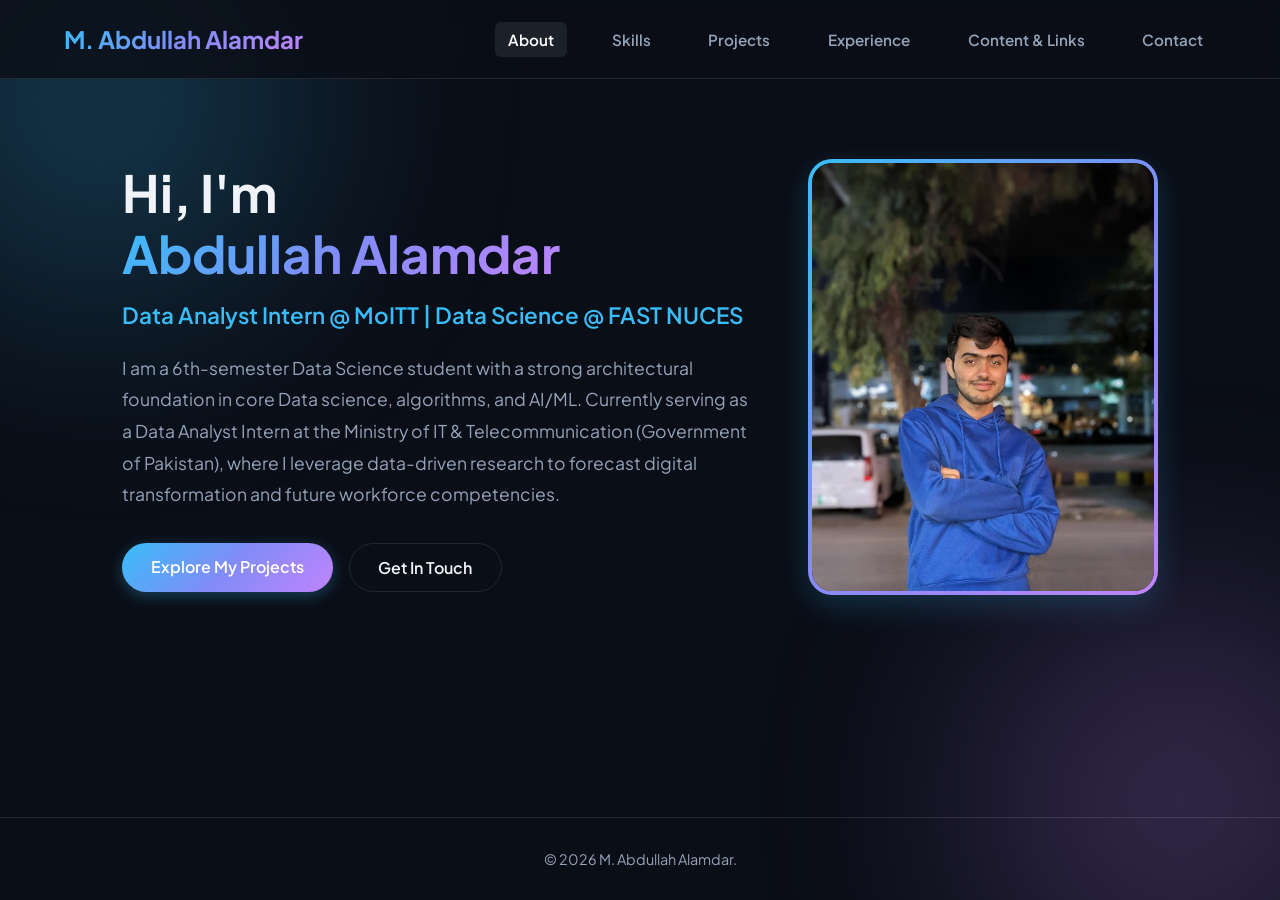
<file: index.html>
<!DOCTYPE html>
<html lang="en">
<head>
  <meta charset="UTF-8">
  <meta name="viewport" content="width=device-width, initial-scale=1.0">
  <title>M. Abdullah Alamdar |FAST NUCES Islamabad| Data Analyst & Scientist</title>
  <link rel="stylesheet" href="style.css">
  <style>
    .hero {
      display: grid;
      grid-template-columns: 1fr 350px;
      gap: 3rem;
      align-items: center;
      margin-top: 2rem;
    }
    .hero-content h1 { font-size: 3.2rem; line-height: 1.2; margin-bottom: 1rem; }
    .hero-content h2 { font-size: 1.4rem; color: var(--accent-cyan); font-weight: 600; margin-bottom: 1.5rem; }
    .hero-content p { color: var(--text-muted); font-size: 1.1rem; line-height: 1.8; margin-bottom: 2rem; }
    .btn-group { display: flex; gap: 1rem; flex-wrap: wrap; }
    
    /* --- UPDATED PROFILE IMAGE STYLING --- */
    .profile-img-container {
      position: relative;
      border-radius: 24px;
      padding: 4px;
      background: var(--gradient-primary);
      box-shadow: 0 10px 30px rgba(56, 189, 248, 0.2);
      display: flex;
      justify-content: center;
      align-items: center;
      overflow: hidden;
    }
    
    .profile-img {
      width: 100%;
      height: auto;
      max-height: 460px;
      aspect-ratio: 4 / 5;
      object-fit: cover;
      /* Anchors the focus near the top so your face/head is never cut off */
      object-position: center 0%; 
      border-radius: 20px;
      display: block;
      background: #111;
      transition: transform 0.4s ease;
    }

    .profile-img-container:hover .profile-img {
      transform: scale(1.02);
    }
    /* ------------------------------------- */

    @media (max-width: 850px) {
      .hero { grid-template-columns: 1fr; text-align: center; }
      .btn-group { justify-content: center; }
      .profile-img-container { max-width: 300px; margin: 0 auto; }
    }
  </style>
</head>
<body>

  <nav>
    <a href="index.html" class="logo">M. Abdullah Alamdar</a>
    <ul class="nav-links">
      <li><a href="index.html">About</a></li>
      <li><a href="skills.html">Skills</a></li>
      <li><a href="projects.html">Projects</a></li>
      <li><a href="experience.html">Experience</a></li>
      <li><a href="socials.html">Content & Links</a></li>
      <li><a href="contact.html">Contact</a></li>
    </ul>
  </nav>

  <main>
    <section class="hero">
      <div class="hero-content">
        <h1>Hi, I'm <br><span style="background: var(--gradient-primary); -webkit-background-clip: text; -webkit-text-fill-color: transparent;">Abdullah Alamdar</span></h1>
        <h2>Data Analyst Intern @ MoITT | Data Science @ FAST NUCES</h2>
        <p>
          I am a 6th-semester Data Science student with a strong architectural foundation in core Data science, algorithms, and AI/ML. Currently serving as a Data Analyst Intern at the Ministry of IT & Telecommunication (Government of Pakistan), where I leverage data-driven research to forecast digital transformation and future workforce competencies.
        </p>
        <div class="btn-group">
          <a href="projects.html" class="btn btn-primary">Explore My Projects</a>
          <a href="contact.html" class="btn btn-outline">Get In Touch</a>
        </div>
      </div>

      <div class="profile-img-container">
        <!-- REPLACE "profile.jpg" WITH YOUR ACTUAL IMAGE FILENAME -->
        <img src="profile.jpeg" alt="M. Abdullah Alamdar" class="profile-img" onerror="this.src='https://via.placeholder.com/350x420/1a2035/818cf8?text=Abdullah+Alamdar'">
      </div>
    </section>
  </main>

  <footer>
    <p>&copy; 2026 M. Abdullah Alamdar.</p>
  </footer>

  <script src="script.js"></script>
</body>
</html>
</file>
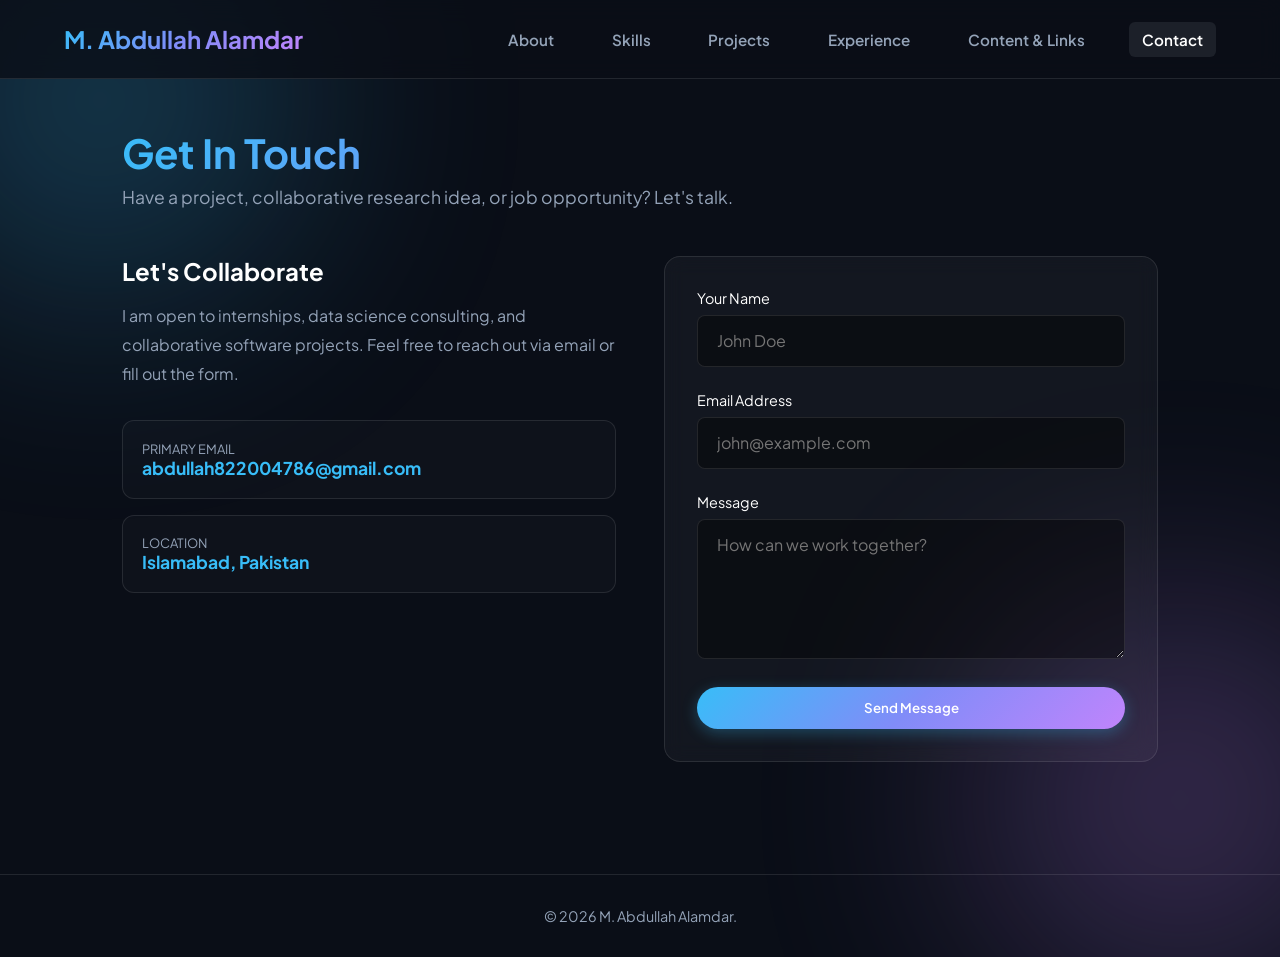
<file: contact.html>
<!DOCTYPE html>
<html lang="en">
<head>
  <meta charset="UTF-8">
  <meta name="viewport" content="width=device-width, initial-scale=1.0">
  <title>Contact | M. Abdullah Alamdar</title>
  <link rel="stylesheet" href="style.css">
  <style>
    .contact-container {
      display: grid;
      grid-template-columns: 1fr 1fr;
      gap: 3rem;
      align-items: start;
    }
    .contact-info h3 { font-size: 1.5rem; margin-bottom: 1rem; color: #fff; }
    .contact-info p { color: var(--text-muted); line-height: 1.8; margin-bottom: 2rem; }
    .info-box { background: rgba(255,255,255,0.02); padding: 1.2rem; border-radius: 12px; border: 1px solid var(--border-color); margin-bottom: 1rem; }
    .info-box span { display: block; font-size: 0.8rem; color: var(--text-muted); text-transform: uppercase; }
    .info-box strong { color: var(--accent-cyan); font-size: 1.1rem; }
    .form-group { margin-bottom: 1.5rem; }
    .form-group label { display: block; margin-bottom: 0.5rem; font-size: 0.9rem; color: #fff; }
    .form-control {
      width: 100%;
      padding: 0.9rem 1.2rem;
      background: rgba(0, 0, 0, 0.4);
      border: 1px solid var(--border-color);
      border-radius: 8px;
      color: #fff;
      font-size: 1rem;
      transition: border-color 0.3s ease;
    }
    .form-control:focus { outline: none; border-color: var(--accent-cyan); }
    textarea.form-control { resize: vertical; min-height: 140px; }
    
    /* Hide the spam-protection honeypot input */
    .hidden-honeypot { display: none !important; }
    
    @media (max-width: 768px) { .contact-container { grid-template-columns: 1fr; } }
  </style>
</head>
<body>

  <nav>
    <a href="index.html" class="logo">M. Abdullah Alamdar</a>
    <ul class="nav-links">
      <li><a href="index.html">About</a></li>
      <li><a href="skills.html">Skills</a></li>
      <li><a href="projects.html">Projects</a></li>
      <li><a href="experience.html">Experience</a></li>
      <li><a href="socials.html">Content & Links</a></li>
      <li><a href="contact.html">Contact</a></li>
    </ul>
  </nav>

  <main>
    <h1 class="page-title">Get In Touch</h1>
    <p class="page-subtitle">Have a project, collaborative research idea, or job opportunity? Let's talk.</p>

    <div class="contact-container">
      <div class="contact-info">
        <h3>Let's Collaborate</h3>
        <p>I am open to internships, data science consulting, and collaborative software projects. Feel free to reach out via email or fill out the form.</p>
        
        <div class="info-box">
          <span>Primary Email</span>
          <strong>abdullah822004786@gmail.com</strong>
        </div>
        <div class="info-box">
          <span>Location</span>
          <strong>Islamabad, Pakistan</strong>
        </div>
      </div>

      <form class="card" action="https://api.web3forms.com/submit" method="POST">
        
        <input type="hidden" name="access_key" value="f8bf6f0f-5336-427d-af13-7074c29f9f49">
        
        <input type="hidden" name="subject" value="New Portfolio Inquiry from Website!">
        
        <input type="hidden" name="from_name" value="Abdullah Portfolio Website">
        
        <input type="checkbox" name="botcheck" class="hidden-honeypot" style="display: none;">

        <div class="form-group">
          <label for="name">Your Name</label>
          <input type="text" id="name" name="name" class="form-control" placeholder="John Doe" required>
        </div>
        
        <div class="form-group">
          <label for="email">Email Address</label>
          <input type="email" id="email" name="email" class="form-control" placeholder="john@example.com" required>
        </div>
        
        <div class="form-group">
          <label for="message">Message</label>
          <textarea id="message" name="message" class="form-control" placeholder="How can we work together?" required></textarea>
        </div>
        
        <button type="submit" class="btn btn-primary" style="width: 100%;">Send Message</button>
      </form>
    </div>
  </main>

  <footer>
    <p>&copy; 2026 M. Abdullah Alamdar.</p>
  </footer>

  <script src="script.js"></script>
</body>
</html>
</file>
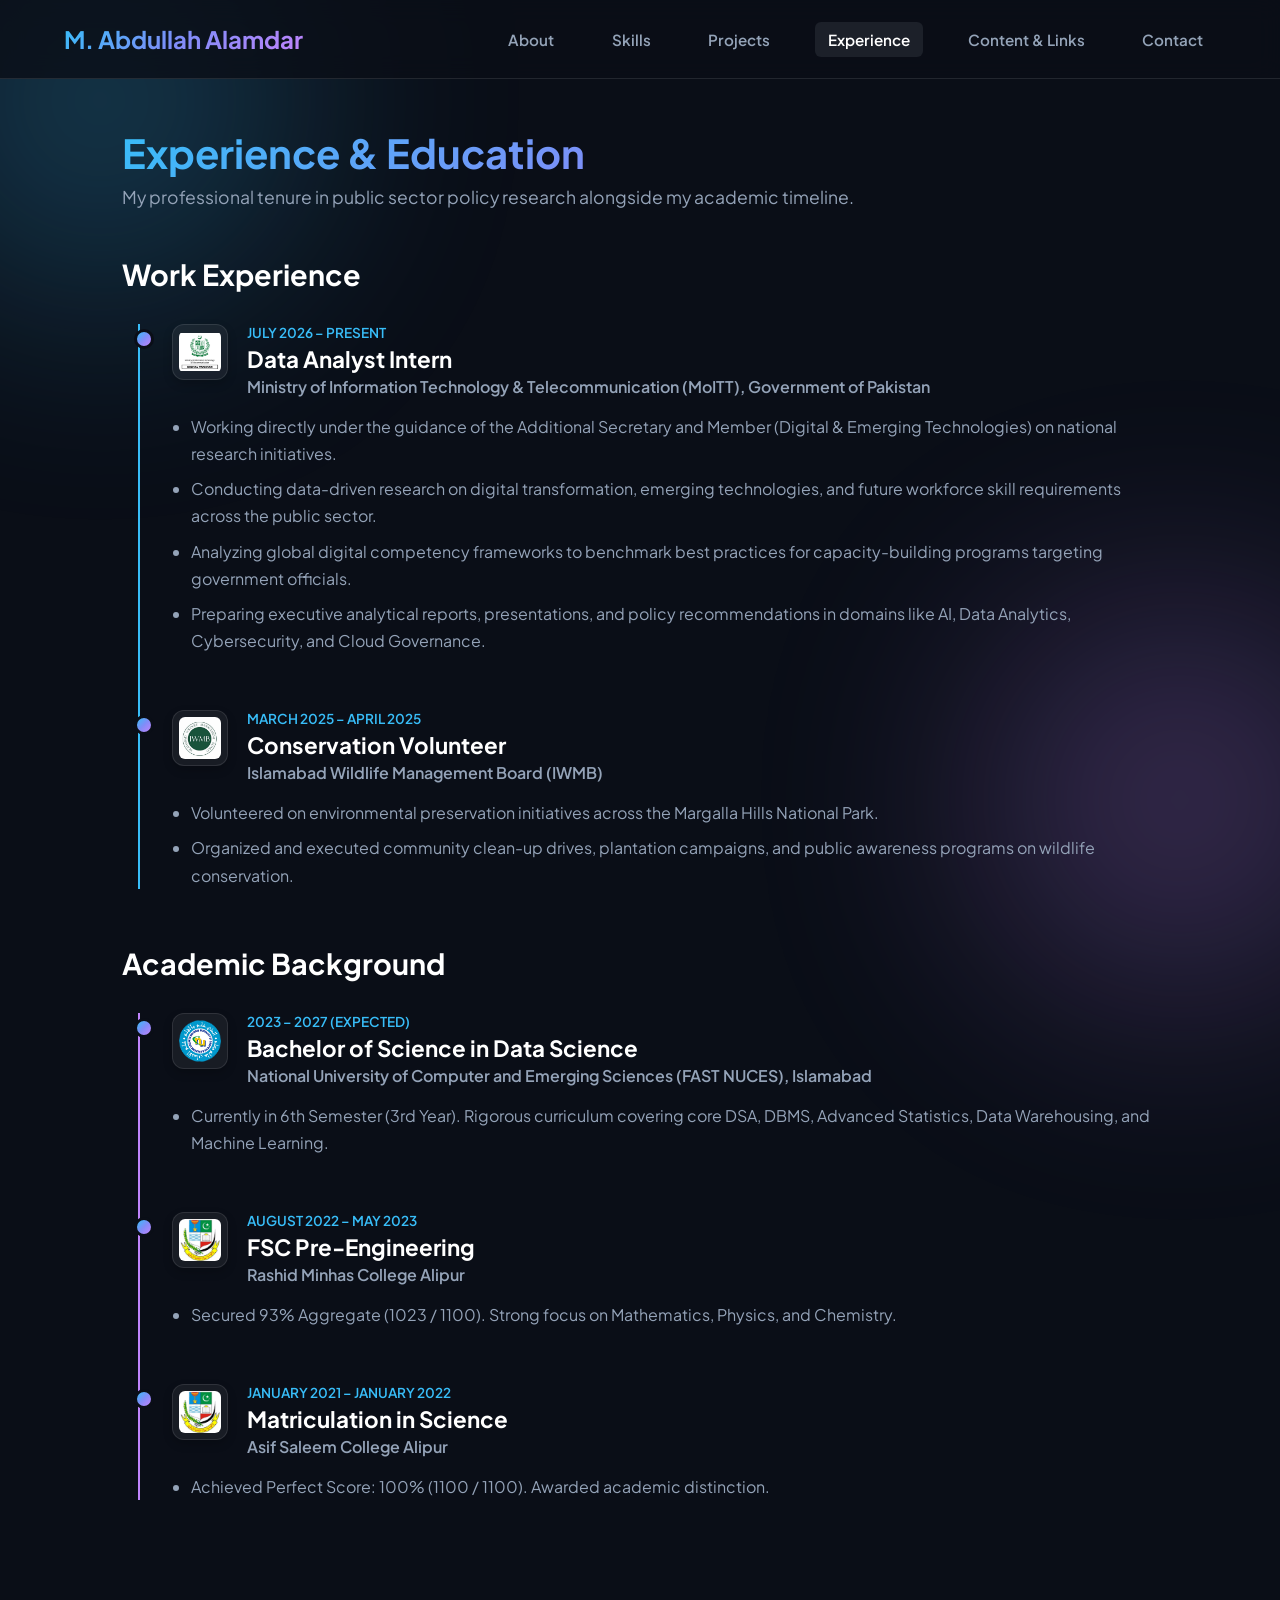
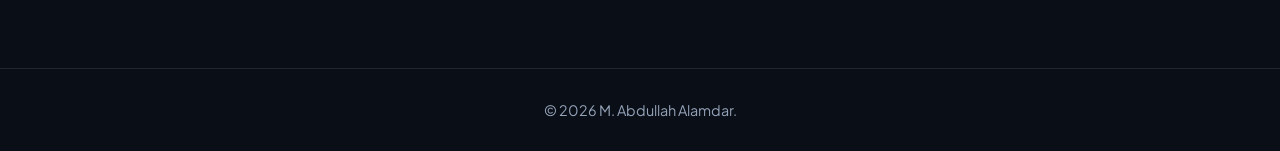
<file: experience.html>
<!DOCTYPE html>
<html lang="en">
<head>
  <meta charset="UTF-8">
  <meta name="viewport" content="width=device-width, initial-scale=1.0">
  <title>Experience & Education | M. Abdullah Alamdar</title>
  <link rel="stylesheet" href="style.css">
  <style>
    .timeline { position: relative; border-left: 2px solid var(--accent-cyan); margin-left: 1rem; padding-left: 2rem; }
    .timeline-item { position: relative; margin-bottom: 3.5rem; }
    .timeline-item::before {
      content: '';
      position: absolute;
      left: -2.35rem;
      top: 0.3rem;
      width: 14px;
      height: 14px;
      border-radius: 50%;
      background: var(--gradient-primary);
      border: 3px solid var(--bg-main);
    }
    
    /* --- NEW LOGO & HEADER STYLING --- */
    .timeline-header {
      display: flex;
      align-items: flex-start;
      gap: 1.2rem;
      margin-bottom: 1rem;
    }
    
    .org-logo-container {
      width: 56px;
      height: 56px;
      min-width: 56px;
      background: rgba(255, 255, 255, 0.06);
      border: 1px solid var(--border-color);
      border-radius: 12px;
      padding: 6px;
      display: flex;
      align-items: center;
      justify-content: center;
      overflow: hidden;
      box-shadow: 0 4px 10px rgba(0, 0, 0, 0.2);
    }
    
    .org-logo {
      width: 100%;
      height: 100%;
      object-fit: contain;
      border-radius: 6px;
    }
    /* --------------------------------- */

    .timeline-date { font-size: 0.85rem; color: var(--accent-cyan); font-weight: 600; text-transform: uppercase; margin-bottom: 0.3rem; }
    .timeline-title { font-size: 1.4rem; color: #fff; margin-bottom: 0.2rem; line-height: 1.2; }
    .timeline-org { font-size: 1rem; color: var(--text-muted); font-weight: 600; }
    .timeline-list { list-style: disc; padding-left: 1.2rem; color: var(--text-muted); line-height: 1.7; }
    .timeline-list li { margin-bottom: 0.5rem; }

    @media (max-width: 600px) {
      .timeline-header { gap: 0.8rem; }
      .org-logo-container { width: 46px; height: 46px; min-width: 46px; }
      .timeline-title { font-size: 1.2rem; }
    }
  </style>
</head>
<body>

  <nav>
    <a href="index.html" class="logo">M. Abdullah Alamdar</a>
    <ul class="nav-links">
      <li><a href="index.html">About</a></li>
      <li><a href="skills.html">Skills</a></li>
      <li><a href="projects.html">Projects</a></li>
      <li><a href="experience.html">Experience</a></li>
      <li><a href="socials.html">Content & Links</a></li>
      <li><a href="contact.html">Contact</a></li>
    </ul>
  </nav>

  <main>
    <h1 class="page-title">Experience & Education</h1>
    <p class="page-subtitle">My professional tenure in public sector policy research alongside my academic timeline.</p>

    <h2 style="color:#fff; margin-bottom: 2rem; font-size: 1.8rem;">Work Experience</h2>
    <div class="timeline">
      <!-- Item 1: MoITT -->
      <div class="timeline-item">
        <div class="timeline-header">
          <div class="org-logo-container">
            <!-- ADD YOUR MoITT LOGO PICTURE FILENAME HERE (e.g., moitt.png) -->
            <img src="moitt.png" alt="MoITT Logo" class="org-logo" onerror="this.src='https://via.placeholder.com/60/1e293b/38bdf8?text=MoITT'">
          </div>
          <div class="timeline-title-group">
            <div class="timeline-date">July 2026 – Present</div>
            <h3 class="timeline-title">Data Analyst Intern</h3>
            <div class="timeline-org">Ministry of Information Technology & Telecommunication (MoITT), Government of Pakistan</div>
          </div>
        </div>
        <ul class="timeline-list">
          <li>Working directly under the guidance of the Additional Secretary and Member (Digital & Emerging Technologies) on national research initiatives.</li>
          <li>Conducting data-driven research on digital transformation, emerging technologies, and future workforce skill requirements across the public sector.</li>
          <li>Analyzing global digital competency frameworks to benchmark best practices for capacity-building programs targeting government officials.</li>
          <li>Preparing executive analytical reports, presentations, and policy recommendations in domains like AI, Data Analytics, Cybersecurity, and Cloud Governance.</li>
        </ul>
      </div>

      <!-- Item 2: IWMB -->
      <div class="timeline-item">
        <div class="timeline-header">
          <div class="org-logo-container">
            <!-- ADD YOUR IWMB LOGO PICTURE FILENAME HERE (e.g., iwmb.png) -->
            <img src="iwmb.png" alt="IWMB Logo" class="org-logo" onerror="this.src='https://via.placeholder.com/60/1e293b/38bdf8?text=IWMB'">
          </div>
          <div class="timeline-title-group">
            <div class="timeline-date">March 2025 – April 2025</div>
            <h3 class="timeline-title">Conservation Volunteer</h3>
            <div class="timeline-org">Islamabad Wildlife Management Board (IWMB)</div>
          </div>
        </div>
        <ul class="timeline-list">
          <li>Volunteered on environmental preservation initiatives across the Margalla Hills National Park.</li>
          <li>Organized and executed community clean-up drives, plantation campaigns, and public awareness programs on wildlife conservation.</li>
        </ul>
      </div>
    </div>

    <h2 style="color:#fff; margin: 3rem 0 2rem; font-size: 1.8rem;">Academic Background</h2>
    <div class="timeline" style="border-color: var(--accent-purple);">
      <!-- Item 3: FAST NUCES -->
      <div class="timeline-item">
        <div class="timeline-header">
          <div class="org-logo-container">
            <!-- ADD YOUR FAST NUCES LOGO PICTURE FILENAME HERE (e.g., fast-nuces.png) -->
            <img src="fast.png" alt="FAST NUCES Logo" class="org-logo" onerror="this.src='https://via.placeholder.com/60/1e293b/c084fc?text=FAST'">
          </div>
          <div class="timeline-title-group">
            <div class="timeline-date">2023 – 2027 (Expected)</div>
            <h3 class="timeline-title">Bachelor of Science in Data Science</h3>
            <div class="timeline-org">National University of Computer and Emerging Sciences (FAST NUCES), Islamabad</div>
          </div>
        </div>
        <ul class="timeline-list">
          <li>Currently in 6th Semester (3rd Year). Rigorous curriculum covering core DSA, DBMS, Advanced Statistics, Data Warehousing, and Machine Learning.</li>
        </ul>
      </div>

      <!-- Item 4: Rashid Minhas College -->
      <div class="timeline-item">
        <div class="timeline-header">
          <div class="org-logo-container">
            <!-- ADD YOUR RASHID MINHAS COLLEGE LOGO PICTURE FILENAME HERE (e.g., rmc.png) -->
            <img src="rmc.png" alt="Rashid Minhas College Logo" class="org-logo" onerror="this.src='https://via.placeholder.com/60/1e293b/c084fc?text=RMC'">
          </div>
          <div class="timeline-title-group">
            <div class="timeline-date">August 2022 – May 2023</div>
            <h3 class="timeline-title">FSC Pre-Engineering</h3>
            <div class="timeline-org">Rashid Minhas College Alipur</div>
          </div>
        </div>
        <ul class="timeline-list">
          <li>Secured 93% Aggregate (1023 / 1100). Strong focus on Mathematics, Physics, and Chemistry.</li>
        </ul>
      </div>

      <!-- Item 5: Asif Saleem College -->
      <div class="timeline-item">
        <div class="timeline-header">
          <div class="org-logo-container">
            <!-- ADD YOUR ASIF SALEEM COLLEGE LOGO PICTURE FILENAME HERE (e.g., asc.png) -->
            <img src="rmc.png" alt="Asif Saleem College Logo" class="org-logo" onerror="this.src='https://via.placeholder.com/60/1e293b/c084fc?text=ASC'">
          </div>
          <div class="timeline-title-group">
            <div class="timeline-date">January 2021 – January 2022</div>
            <h3 class="timeline-title">Matriculation in Science</h3>
            <div class="timeline-org">Asif Saleem College Alipur</div>
          </div>
        </div>
        <ul class="timeline-list">
          <li>Achieved Perfect Score: 100% (1100 / 1100). Awarded academic distinction.</li>
        </ul>
      </div>
    </div>
  </main>

  <footer>
    <p>&copy; 2026 M. Abdullah Alamdar.</p>
  </footer>

  <script src="script.js"></script>
</body>
</html>
</file>
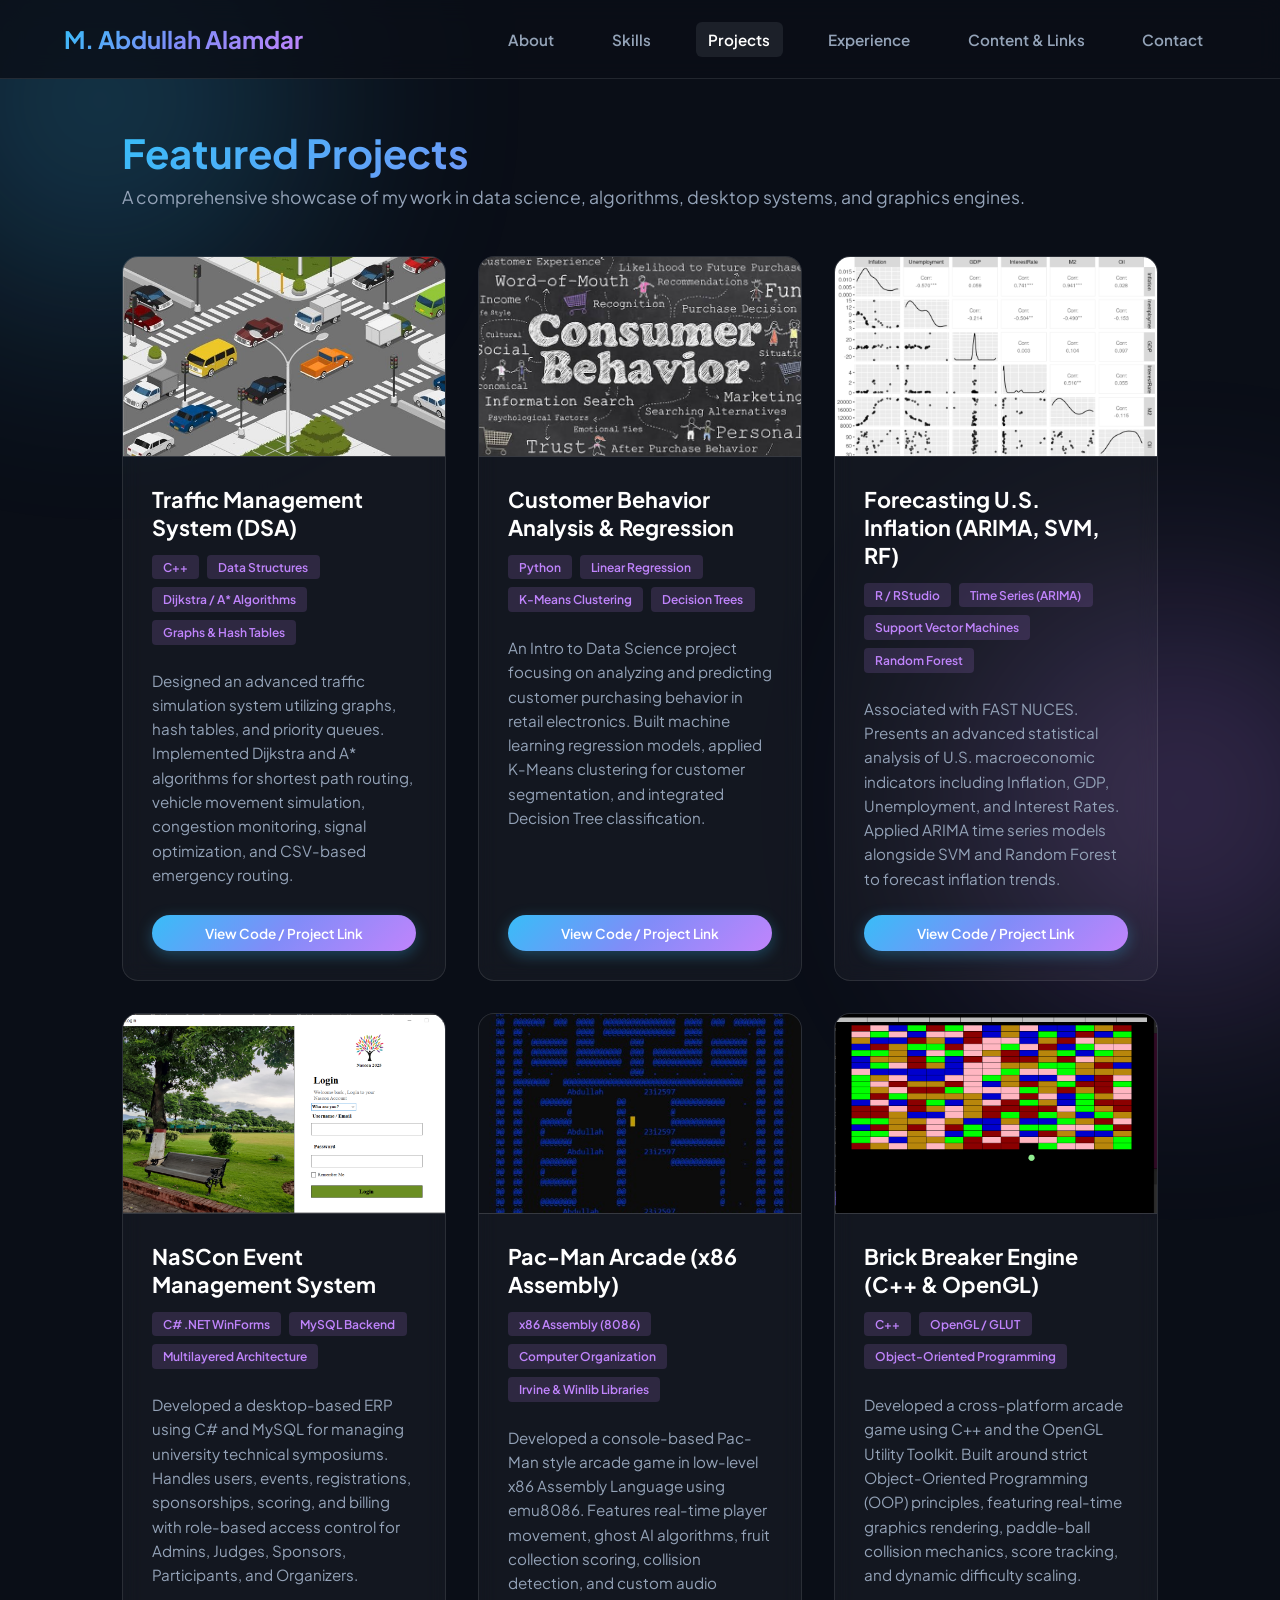
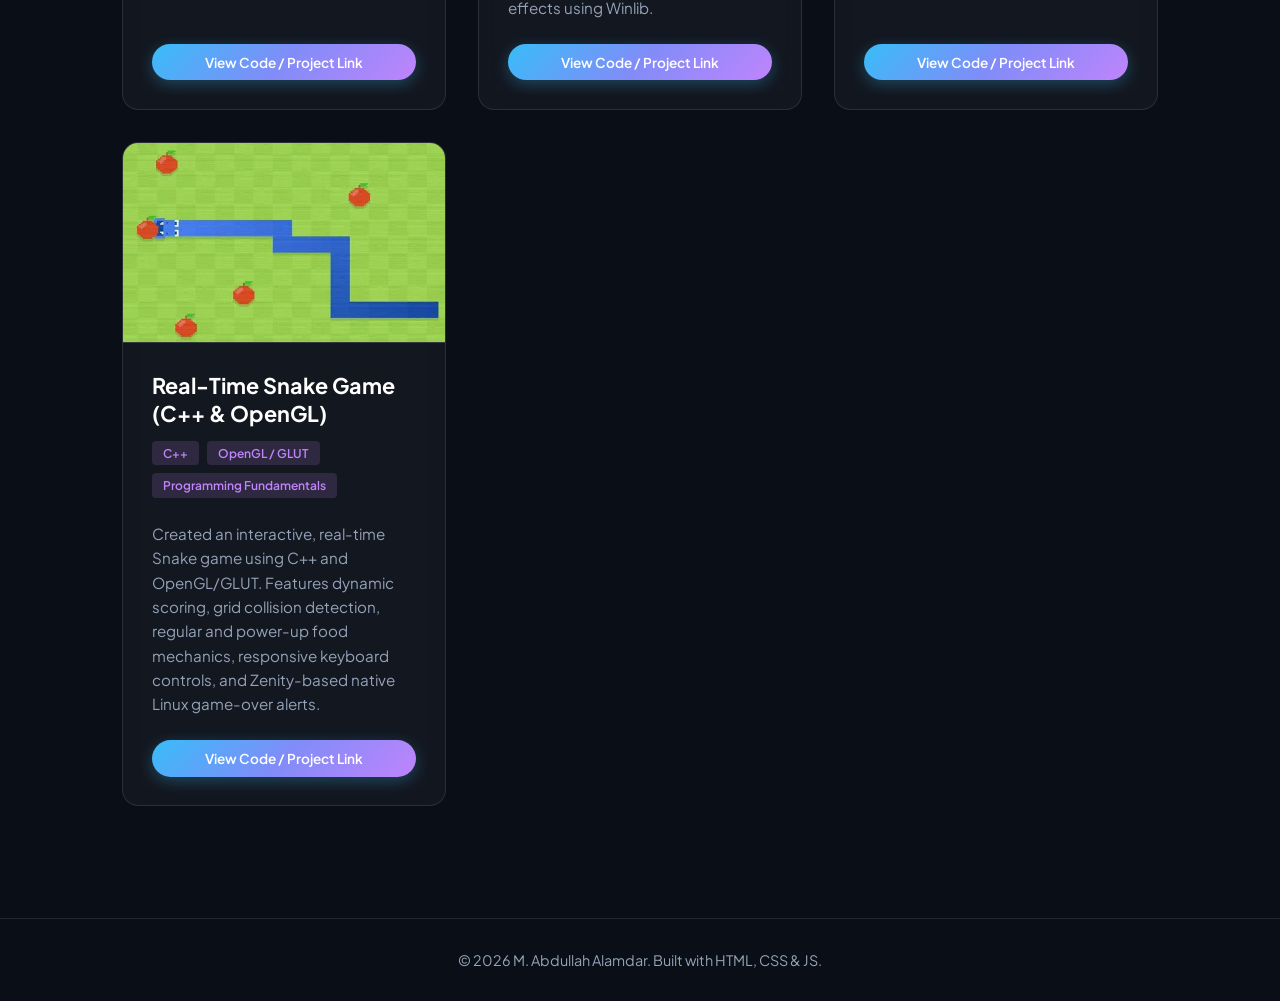
<file: projects.html>
<!DOCTYPE html>
<html lang="en">
<head>
  <meta charset="UTF-8">
  <meta name="viewport" content="width=device-width, initial-scale=1.0">
  <title>Projects | M. Abdullah Alamdar</title>
  <link rel="stylesheet" href="style.css">
  <style>
    .projects-grid {
      display: grid;
      grid-template-columns: repeat(auto-fit, minmax(320px, 1fr));
      gap: 2rem;
    }
    .project-card {
      display: flex;
      flex-direction: column;
      height: 100%;
      padding: 0;
      overflow: hidden;
    }
    .project-img-container {
      width: 100%;
      height: 200px;
      background: rgba(255, 255, 255, 0.05);
      overflow: hidden;
      border-bottom: 1px solid var(--border-color);
      position: relative;
    }
    .project-img {
      width: 100%;
      height: 100%;
      object-fit: cover;
      transition: transform 0.5s ease;
    }
    .project-card:hover .project-img { transform: scale(1.05); }
    .project-content { padding: 1.8rem; display: flex; flex-direction: column; flex: 1; }
    .project-content h3 { font-size: 1.35rem; margin-bottom: 0.8rem; color: #fff; line-height: 1.3; }
    .project-content p { color: var(--text-muted); font-size: 0.95rem; line-height: 1.6; margin-bottom: 1.5rem; flex: 1; }
    .project-tags { display: flex; flex-wrap: wrap; gap: 0.5rem; margin-bottom: 1.5rem; }
    .project-tag { font-size: 0.75rem; background: rgba(192, 132, 252, 0.15); color: var(--accent-purple); padding: 0.3rem 0.7rem; border-radius: 4px; font-weight: 600; }
    .project-links { display: flex; gap: 1rem; margin-top: auto; }
    .btn-small { padding: 0.6rem 1.2rem; font-size: 0.85rem; width: 100%; text-align: center; }
  </style>
</head>
<body>

  <nav>
    <a href="index.html" class="logo">M. Abdullah Alamdar</a>
    <ul class="nav-links">
      <li><a href="index.html">About</a></li>
      <li><a href="skills.html">Skills</a></li>
      <li><a href="projects.html">Projects</a></li>
      <li><a href="experience.html">Experience</a></li>
      <li><a href="socials.html">Content & Links</a></li>
      <li><a href="contact.html">Contact</a></li>
    </ul>
  </nav>

  <main>
    <h1 class="page-title">Featured Projects</h1>
    <p class="page-subtitle">A comprehensive showcase of my work in data science, algorithms, desktop systems, and graphics engines.</p>

    <div class="projects-grid">
      
      <div class="card project-card">
        <div class="project-img-container">
          <img src="traffic-image.jfif" alt="Traffic Management System" class="project-img" onerror="this.src='https://via.placeholder.com/600x400/1e293b/38bdf8?text=Traffic+Simulation+System'">
        </div>
        <div class="project-content">
          <h3>Traffic Management System (DSA)</h3>
          <div class="project-tags">
            <span class="project-tag">C++</span>
            <span class="project-tag">Data Structures</span>
            <span class="project-tag">Dijkstra / A* Algorithms</span>
            <span class="project-tag">Graphs & Hash Tables</span>
          </div>
          <p>Designed an advanced traffic simulation system utilizing graphs, hash tables, and priority queues. Implemented Dijkstra and A* algorithms for shortest path routing, vehicle movement simulation, congestion monitoring, signal optimization, and CSV-based emergency routing.</p>
          <div class="project-links">
            <a href="https://github.com/AbdullahAlamdar/Traffic-management-System" target="_blank" class="btn btn-primary btn-small">View Code / Project Link</a>
          </div>
        </div>
      </div>

      <div class="card project-card">
        <div class="project-img-container">
          <img src="customer.jfif" alt="Customer Behavior Analysis" class="project-img" onerror="this.src='https://via.placeholder.com/600x400/1e293b/c084fc?text=Customer+Behavior+ML'">
        </div>
        <div class="project-content">
          <h3>Customer Behavior Analysis & Regression</h3>
          <div class="project-tags">
            <span class="project-tag">Python</span>
            <span class="project-tag">Linear Regression</span>
            <span class="project-tag">K-Means Clustering</span>
            <span class="project-tag">Decision Trees</span>
          </div>
          <p>An Intro to Data Science project focusing on analyzing and predicting customer purchasing behavior in retail electronics. Built machine learning regression models, applied K-Means clustering for customer segmentation, and integrated Decision Tree classification.</p>
          <div class="project-links">
            <a href="https://github.com/AbdullahAlamdar/Customer-Behavior-Analysis-Regression-Model" target="_blank" class="btn btn-primary btn-small">View Code / Project Link</a>
          </div>
        </div>
      </div>

      <div class="card project-card">
        <div class="project-img-container">
          <img src="inflation.png" alt="USA Inflation Forecasting" class="project-img" onerror="this.src='https://via.placeholder.com/600x400/1e293b/38bdf8?text=USA+Inflation+ARIMA+Model'">
        </div>
        <div class="project-content">
          <h3>Forecasting U.S. Inflation (ARIMA, SVM, RF)</h3>
          <div class="project-tags">
            <span class="project-tag">R / RStudio</span>
            <span class="project-tag">Time Series (ARIMA)</span>
            <span class="project-tag">Support Vector Machines</span>
            <span class="project-tag">Random Forest</span>
          </div>
          <p>Associated with FAST NUCES. Presents an advanced statistical analysis of U.S. macroeconomic indicators including Inflation, GDP, Unemployment, and Interest Rates. Applied ARIMA time series models alongside SVM and Random Forest to forecast inflation trends.</p>
          <div class="project-links">
            <a href="https://github.com/AbdullahAlamdar/Forecasting-USA-Inflation-ARIMA-SVM-RF" target="_blank" class="btn btn-primary btn-small">View Code / Project Link</a>
          </div>
        </div>
      </div>

      <div class="card project-card">
        <div class="project-img-container">
          <img src="nascon.png" alt="NaSCon Event Management App" class="project-img" onerror="this.src='https://via.placeholder.com/600x400/1e293b/c084fc?text=NaSCon+Event+ERP'">
        </div>
        <div class="project-content">
          <h3>NaSCon Event Management System</h3>
          <div class="project-tags">
            <span class="project-tag">C# .NET WinForms</span>
            <span class="project-tag">MySQL Backend</span>
            <span class="project-tag">Multilayered Architecture</span>
          </div>
          <p>Developed a desktop-based ERP using C# and MySQL for managing university technical symposiums. Handles users, events, registrations, sponsorships, scoring, and billing with role-based access control for Admins, Judges, Sponsors, Participants, and Organizers.</p>
          <div class="project-links">
            <a href="https://github.com/AbdullahAlamdar/Nascon-Event-Management-App" target="_blank" class="btn btn-primary btn-small">View Code / Project Link</a>
          </div>
        </div>
      </div>

      <div class="card project-card">
        <div class="project-img-container">
          <img src="pacman.jpg" alt="Pac-Man in Assembly" class="project-img" onerror="this.src='https://via.placeholder.com/600x400/1e293b/38bdf8?text=PacMan+x86+Assembly'">
        </div>
        <div class="project-content">
          <h3>Pac-Man Arcade (x86 Assembly)</h3>
          <div class="project-tags">
            <span class="project-tag">x86 Assembly (8086)</span>
            <span class="project-tag">Computer Organization</span>
            <span class="project-tag">Irvine & Winlib Libraries</span>
          </div>
          <p>Developed a console-based Pac-Man style arcade game in low-level x86 Assembly Language using emu8086. Features real-time player movement, ghost AI algorithms, fruit collection scoring, collision detection, and custom audio effects using Winlib.</p>
          <div class="project-links">
            <a href="https://github.com/AbdullahAlamdar/PacMan-In-Assembly" target="_blank" class="btn btn-primary btn-small">View Code / Project Link</a>
          </div>
        </div>
      </div>

      <div class="card project-card">
        <div class="project-img-container">
          <img src="brick.png" alt="Brick Breaker Game" class="project-img" onerror="this.src='https://via.placeholder.com/600x400/1e293b/c084fc?text=OpenGL+Brick+Breaker'">
        </div>
        <div class="project-content">
          <h3>Brick Breaker Engine (C++ & OpenGL)</h3>
          <div class="project-tags">
            <span class="project-tag">C++</span>
            <span class="project-tag">OpenGL / GLUT</span>
            <span class="project-tag">Object-Oriented Programming</span>
          </div>
          <p>Developed a cross-platform arcade game using C++ and the OpenGL Utility Toolkit. Built around strict Object-Oriented Programming (OOP) principles, featuring real-time graphics rendering, paddle-ball collision mechanics, score tracking, and dynamic difficulty scaling.</p>
          <div class="project-links">
            <a href="https://github.com/AbdullahAlamdar/Brick-Breaker-Game-OOP-Project-" target="_blank" class="btn btn-primary btn-small">View Code / Project Link</a>
          </div>
        </div>
      </div>

      <div class="card project-card">
        <div class="project-img-container">
          <img src="snake1.jfif" alt="Snake Game" class="project-img" onerror="this.src='https://via.placeholder.com/600x400/1e293b/38bdf8?text=OpenGL+Snake+Game'">
        </div>
        <div class="project-content">
          <h3>Real-Time Snake Game (C++ & OpenGL)</h3>
          <div class="project-tags">
            <span class="project-tag">C++</span>
            <span class="project-tag">OpenGL / GLUT</span>
            <span class="project-tag">Programming Fundamentals</span>
          </div>
          <p>Created an interactive, real-time Snake game using C++ and OpenGL/GLUT. Features dynamic scoring, grid collision detection, regular and power-up food mechanics, responsive keyboard controls, and Zenity-based native Linux game-over alerts.</p>
          <div class="project-links">
            <a href="https://github.com/AbdullahAlamdar/Classic-Sanke-Game" target="_blank" class="btn btn-primary btn-small">View Code / Project Link</a>
          </div>
        </div>
      </div>

    </div>
  </main>

  <footer>
    <p>&copy; 2026 M. Abdullah Alamdar. Built with HTML, CSS & JS.</p>
  </footer>

  <script src="script.js"></script>
</body>
</html>
</file>
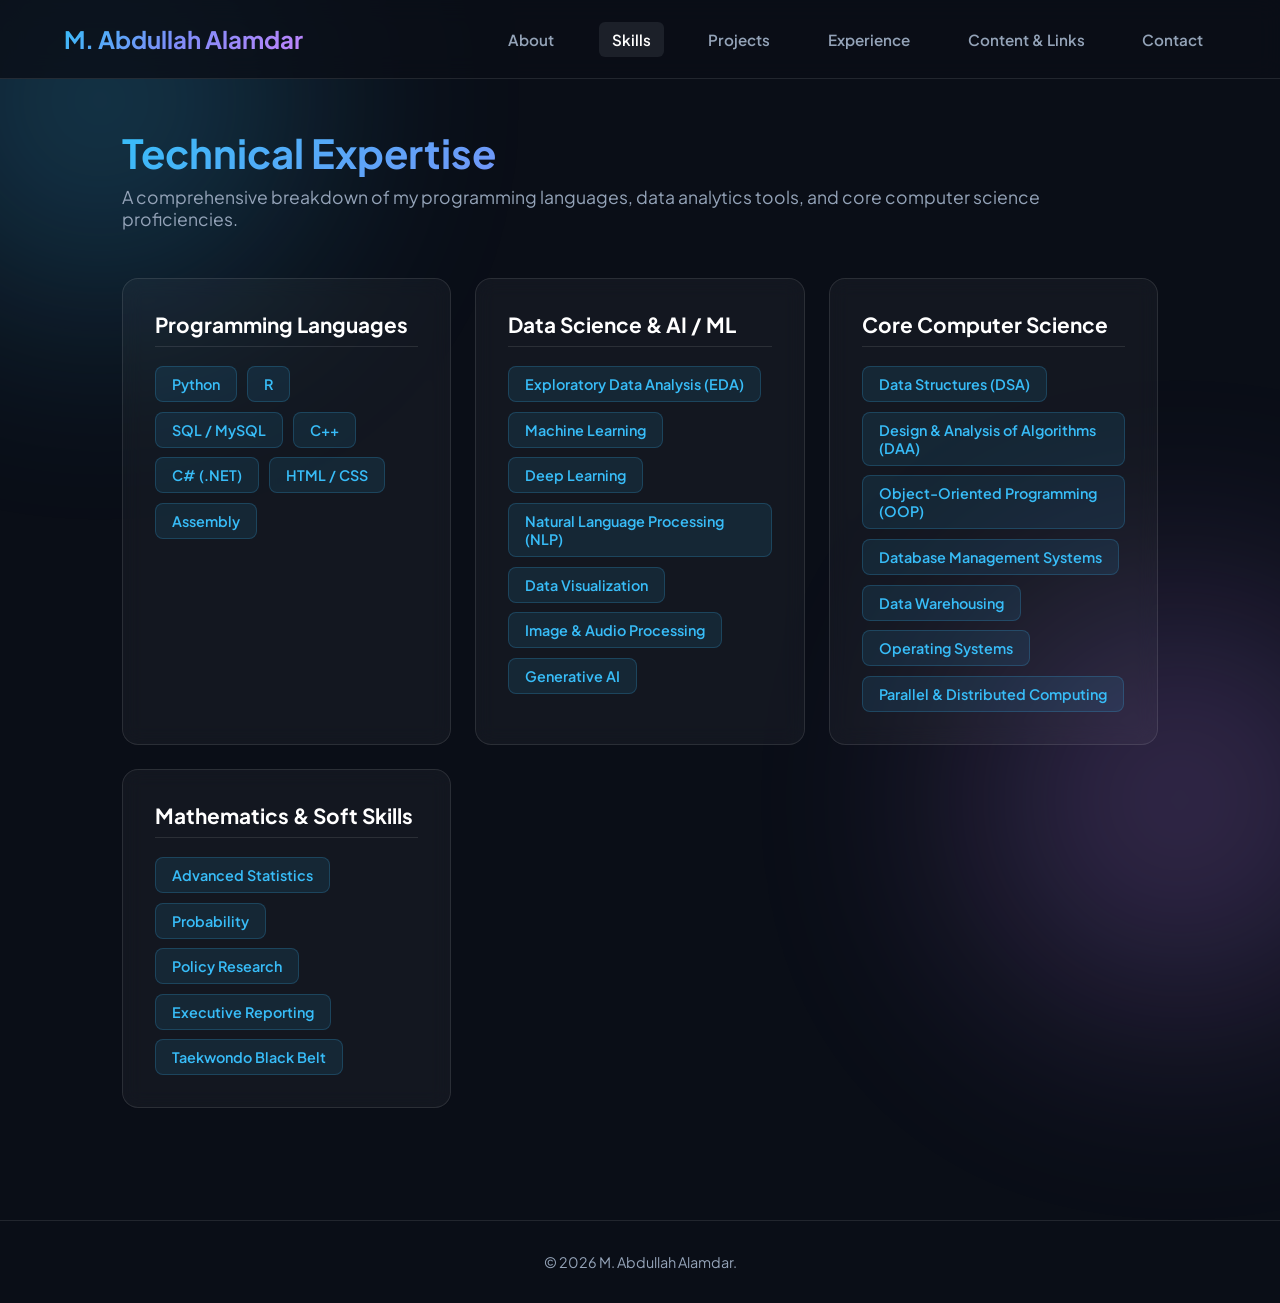
<file: skills.html>
<!DOCTYPE html>
<html lang="en">
<head>
  <meta charset="UTF-8">
  <meta name="viewport" content="width=device-width, initial-scale=1.0">
  <title>Skills | M. Abdullah Alamdar</title>
  <link rel="stylesheet" href="style.css">
  <style>
    .skills-grid {
      display: grid;
      grid-template-columns: repeat(auto-fit, minmax(300px, 1fr));
      gap: 1.5rem;
    }
    .skill-category h3 { font-size: 1.3rem; margin-bottom: 1.2rem; color: #fff; border-bottom: 1px solid var(--border-color); padding-bottom: 0.5rem; }
    .skill-tags { display: flex; flex-wrap: wrap; gap: 0.6rem; }
    .tag {
      background: rgba(56, 189, 248, 0.1);
      color: var(--accent-cyan);
      border: 1px solid rgba(56, 189, 248, 0.2);
      padding: 0.5rem 1rem;
      border-radius: 8px;
      font-size: 0.9rem;
      font-weight: 600;
    }
  </style>
</head>
<body>

  <nav>
    <a href="index.html" class="logo">M. Abdullah Alamdar</a>
    <ul class="nav-links">
      <li><a href="index.html">About</a></li>
      <li><a href="skills.html">Skills</a></li>
      <li><a href="projects.html">Projects</a></li>
      <li><a href="experience.html">Experience</a></li>
      <li><a href="socials.html">Content & Links</a></li>
      <li><a href="contact.html">Contact</a></li>
    </ul>
  </nav>

  <main>
    <h1 class="page-title">Technical Expertise</h1>
    <p class="page-subtitle">A comprehensive breakdown of my programming languages, data analytics tools, and core computer science proficiencies.</p>

    <div class="skills-grid">
      <div class="card skill-category">
        <h3>Programming Languages</h3>
        <div class="skill-tags">
          <span class="tag">Python</span>
          <span class="tag">R</span>
          <span class="tag">SQL / MySQL</span>
          <span class="tag">C++</span>
          <span class="tag">C# (.NET)</span>
          <span class="tag">HTML / CSS</span>
          <span class="tag">Assembly</span>
        </div>
      </div>

      <div class="card skill-category">
        <h3>Data Science & AI / ML</h3>
        <div class="skill-tags">
          <span class="tag">Exploratory Data Analysis (EDA)</span>
          <span class="tag">Machine Learning</span>
          <span class="tag">Deep Learning</span>
          <span class="tag">Natural Language Processing (NLP)</span>
          <span class="tag">Data Visualization</span>
          <span class="tag">Image & Audio Processing</span>
          <span class="tag">Generative AI</span>
        </div>
      </div>

      <div class="card skill-category">
        <h3>Core Computer Science</h3>
        <div class="skill-tags">
          <span class="tag">Data Structures (DSA)</span>
          <span class="tag">Design & Analysis of Algorithms (DAA)</span>
          <span class="tag">Object-Oriented Programming (OOP)</span>
          <span class="tag">Database Management Systems</span>
          <span class="tag">Data Warehousing</span>
          <span class="tag">Operating Systems</span>
          <span class="tag">Parallel & Distributed Computing</span>
        </div>
      </div>

      <div class="card skill-category">
        <h3>Mathematics & Soft Skills</h3>
        <div class="skill-tags">
          <span class="tag">Advanced Statistics</span>
          <span class="tag">Probability</span>
          <span class="tag">Policy Research</span>
          <span class="tag">Executive Reporting</span>
          <span class="tag">Taekwondo Black Belt</span>
        </div>
      </div>
    </div>
  </main>

  <footer>
    <p>&copy; 2026 M. Abdullah Alamdar.</p>
  </footer>

  <script src="script.js"></script>
</body>
</html>
</file>
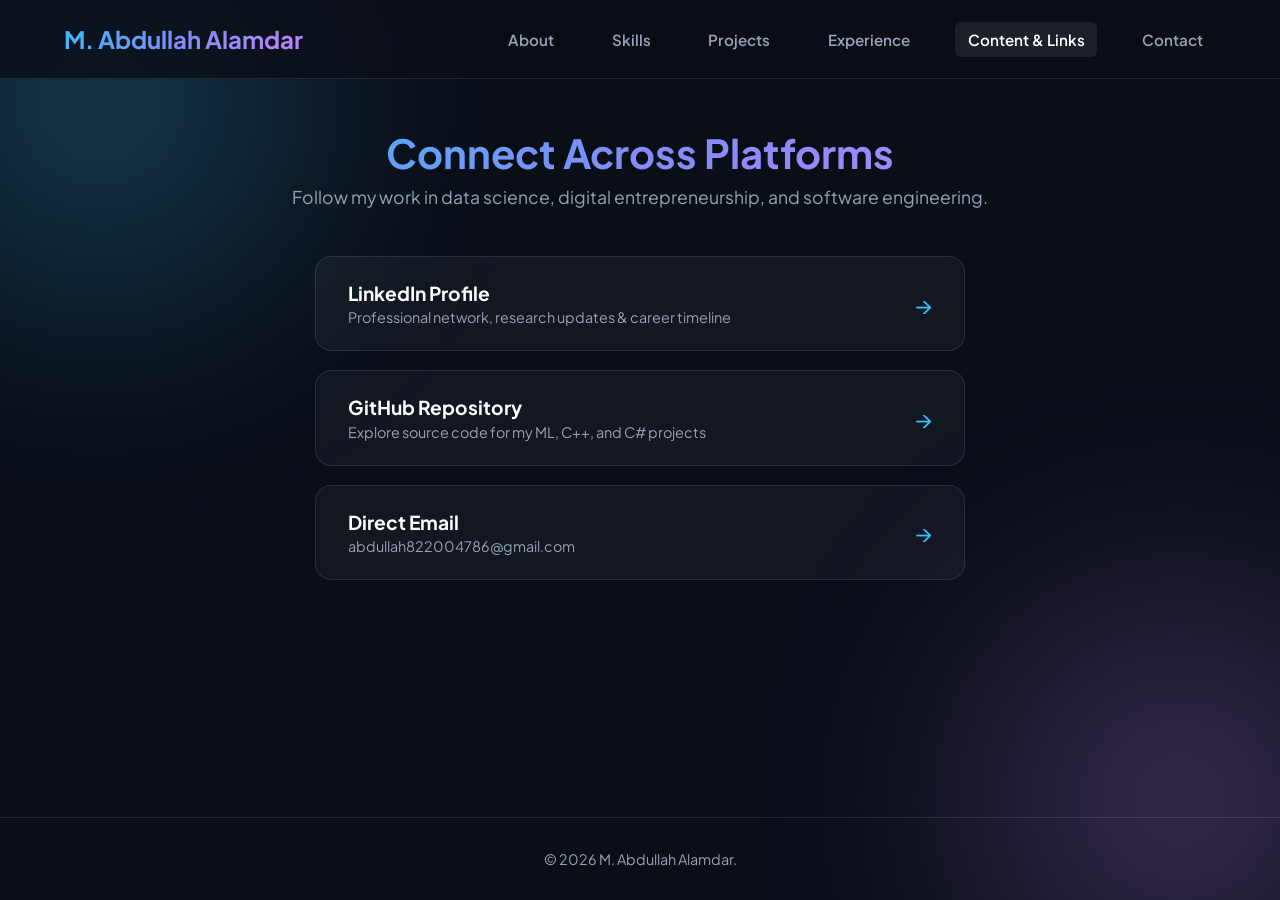
<file: socials.html>
<!DOCTYPE html>
<html lang="en">
<head>
  <meta charset="UTF-8">
  <meta name="viewport" content="width=device-width, initial-scale=1.0">
  <title>Content & Socials | M. Abdullah Alamdar</title>
  <link rel="stylesheet" href="style.css">
  <style>
    .links-container {
      max-width: 650px;
      margin: 0 auto;
      display: flex;
      flex-direction: column;
      gap: 1.2rem;
    }
    .social-card {
      display: flex;
      align-items: center;
      justify-content: space-between;
      padding: 1.5rem 2rem;
      text-decoration: none;
      color: #fff;
      background: var(--bg-card);
      border: 1px solid var(--border-color);
      border-radius: 16px;
      transition: all 0.3s ease;
    }
    .social-card:hover {
      transform: scale(1.03);
      background: rgba(255, 255, 255, 0.08);
      border-color: var(--accent-cyan);
      box-shadow: 0 10px 25px rgba(0,0,0,0.5);
    }
    .social-info h3 { font-size: 1.2rem; margin-bottom: 0.2rem; }
    .social-info p { color: var(--text-muted); font-size: 0.9rem; }
    .arrow-icon { font-size: 1.5rem; color: var(--accent-cyan); transition: transform 0.3s ease; }
    .social-card:hover .arrow-icon { transform: translateX(5px); color: var(--accent-purple); }
  </style>
</head>
<body>

  <nav>
    <a href="index.html" class="logo">M. Abdullah Alamdar</a>
    <ul class="nav-links">
      <li><a href="index.html">About</a></li>
      <li><a href="skills.html">Skills</a></li>
      <li><a href="projects.html">Projects</a></li>
      <li><a href="experience.html">Experience</a></li>
      <li><a href="socials.html">Content & Links</a></li>
      <li><a href="contact.html">Contact</a></li>
    </ul>
  </nav>

  <main>
    <h1 class="page-title" style="text-align: center;">Connect Across Platforms</h1>
    <p class="page-subtitle" style="text-align: center;">Follow my work in data science, digital entrepreneurship, and software engineering.</p>

    <div class="links-container">
      <a href="https://www.linkedin.com/in/abdullah-alamdar-ba3419369" target="_blank" class="social-card">
        <div class="social-info">
          <h3>LinkedIn Profile</h3>
          <p>Professional network, research updates & career timeline</p>
        </div>
        <span class="arrow-icon">&rarr;</span>
      </a>

      <a href="https://github.com" target="_blank" class="social-card">
        <div class="social-info">
          <h3>GitHub Repository</h3>
          <p>Explore source code for my ML, C++, and C# projects</p>
        </div>
        <span class="arrow-icon">&rarr;</span>
      </a>

      <a href="mailto:abdullahalamdar73@gmail.com" class="social-card">
        <div class="social-info">
          <h3>Direct Email</h3>
          <p>abdullah822004786@gmail.com</p>
        </div>
        <span class="arrow-icon">&rarr;</span>
      </a>

      </div>
  </main>

  <footer>
    <p>&copy; 2026 M. Abdullah Alamdar.</p>
  </footer>

  <script src="script.js"></script>
</body>
</html>
</file>
<file: style.css>
@import url('https://fonts.googleapis.com/css2?family=Plus+Jakarta+Sans:wght@300;400;600;700&display=swap');

:root {
  --bg-main: #0a0e17;
  --bg-card: rgba(255, 255, 255, 0.04);
  --border-color: rgba(255, 255, 255, 0.1);
  --text-main: #f0f4f8;
  --text-muted: #94a3b8;
  --gradient-primary: linear-gradient(135deg, #38bdf8 0%, #818cf8 50%, #c084fc 100%);
  --accent-cyan: #38bdf8;
  --accent-purple: #c084fc;
}

* {
  margin: 0;
  padding: 0;
  box-sizing: border-box;
  font-family: 'Plus Jakarta Sans', sans-serif;
}

body {
  background-color: var(--bg-main);
  color: var(--text-main);
  min-height: 100vh;
  display: flex;
  flex-direction: column;
  overflow-x: hidden;
  position: relative;
}

/* Background Glowing Orbs */
body::before, body::after {
  content: '';
  position: fixed;
  width: 400px;
  height: 400px;
  border-radius: 50%;
  filter: blur(120px);
  z-index: -1;
  opacity: 0.25;
}
body::before {
  top: -100px;
  left: -100px;
  background: var(--accent-cyan);
}
body::after {
  bottom: -100px;
  right: -100px;
  background: var(--accent-purple);
}

/* Navigation Bar */
nav {
  display: flex;
  justify-content: space-between;
  align-items: center;
  padding: 1.5rem 5%;
  background: rgba(10, 14, 23, 0.8);
  backdrop-filter: blur(12px);
  border-bottom: 1px solid var(--border-color);
  position: sticky;
  top: 0;
  z-index: 1000;
}

.logo {
  font-size: 1.5rem;
  font-weight: 700;
  background: var(--gradient-primary);
  -webkit-background-clip: text;
  -webkit-text-fill-color: transparent;
  text-decoration: none;
}

.nav-links {
  display: flex;
  gap: 2rem;
  list-style: none;
}

.nav-links a {
  color: var(--text-muted);
  text-decoration: none;
  font-weight: 600;
  font-size: 0.95rem;
  transition: all 0.3s ease;
  padding: 0.5rem 0.8rem;
  border-radius: 6px;
}

.nav-links a:hover, .nav-links a.active {
  color: #fff;
  background: rgba(255, 255, 255, 0.08);
}

/* Main Container */
main {
  max-width: 1100px;
  margin: 3rem auto;
  padding: 0 2rem;
  flex: 1;
  width: 100%;
  animation: fadeIn 0.6s cubic-bezier(0.16, 1, 0.3, 1);
}

@keyframes fadeIn {
  from { opacity: 0; transform: translateY(15px); }
  to { opacity: 1; transform: translateY(0); }
}

h1.page-title {
  font-size: 2.5rem;
  margin-bottom: 0.5rem;
  background: var(--gradient-primary);
  -webkit-background-clip: text;
  -webkit-text-fill-color: transparent;
}

p.page-subtitle {
  color: var(--text-muted);
  margin-bottom: 3rem;
  font-size: 1.1rem;
}

/* Buttons */
.btn {
  display: inline-block;
  padding: 0.8rem 1.8rem;
  border-radius: 50px;
  font-weight: 600;
  text-decoration: none;
  transition: transform 0.3s ease, box-shadow 0.3s ease;
  cursor: pointer;
  border: none;
}

.btn-primary {
  background: var(--gradient-primary);
  color: #fff;
  box-shadow: 0 4px 15px rgba(56, 189, 248, 0.3);
}

.btn-primary:hover {
  transform: translateY(-2px);
  box-shadow: 0 6px 20px rgba(192, 132, 252, 0.4);
}

.btn-outline {
  background: transparent;
  color: var(--text-main);
  border: 1px solid var(--border-color);
}

.btn-outline:hover {
  background: var(--bg-card);
  border-color: var(--accent-cyan);
}

/* Glass Cards */
.card {
  background: var(--bg-card);
  border: 1px solid var(--border-color);
  border-radius: 16px;
  padding: 2rem;
  backdrop-filter: blur(10px);
  transition: transform 0.3s ease, border-color 0.3s ease;
}

.card:hover {
  transform: translateY(-5px);
  border-color: rgba(56, 189, 248, 0.4);
}

/* Footer */
footer {
  text-align: center;
  padding: 2rem;
  color: var(--text-muted);
  font-size: 0.9rem;
  border-top: 1px solid var(--border-color);
  margin-top: 4rem;
}

/* Mobile Responsive */
@media (max-width: 768px) {
  nav { flex-direction: column; gap: 1rem; }
  .nav-links { flex-wrap: wrap; justify-content: center; gap: 0.8rem; }
  main { padding: 0 1.5rem; }
}
</file>
